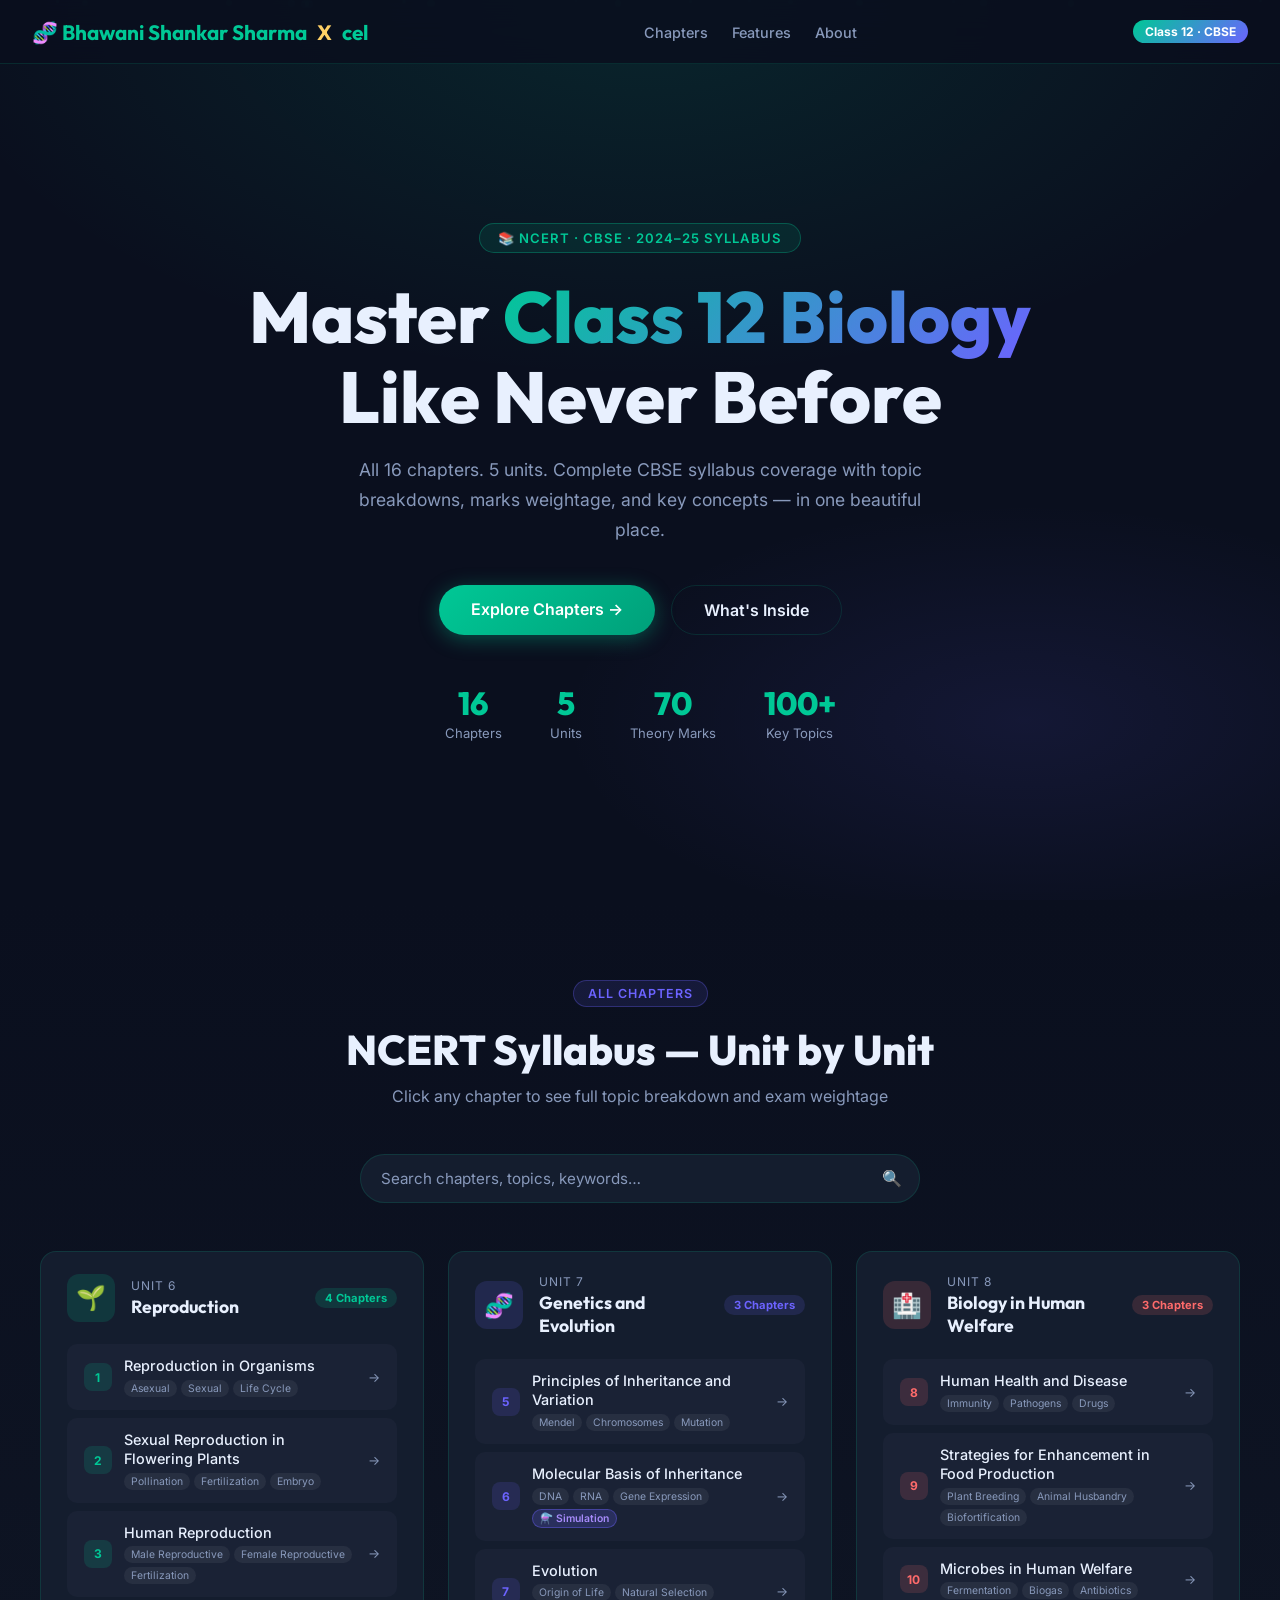
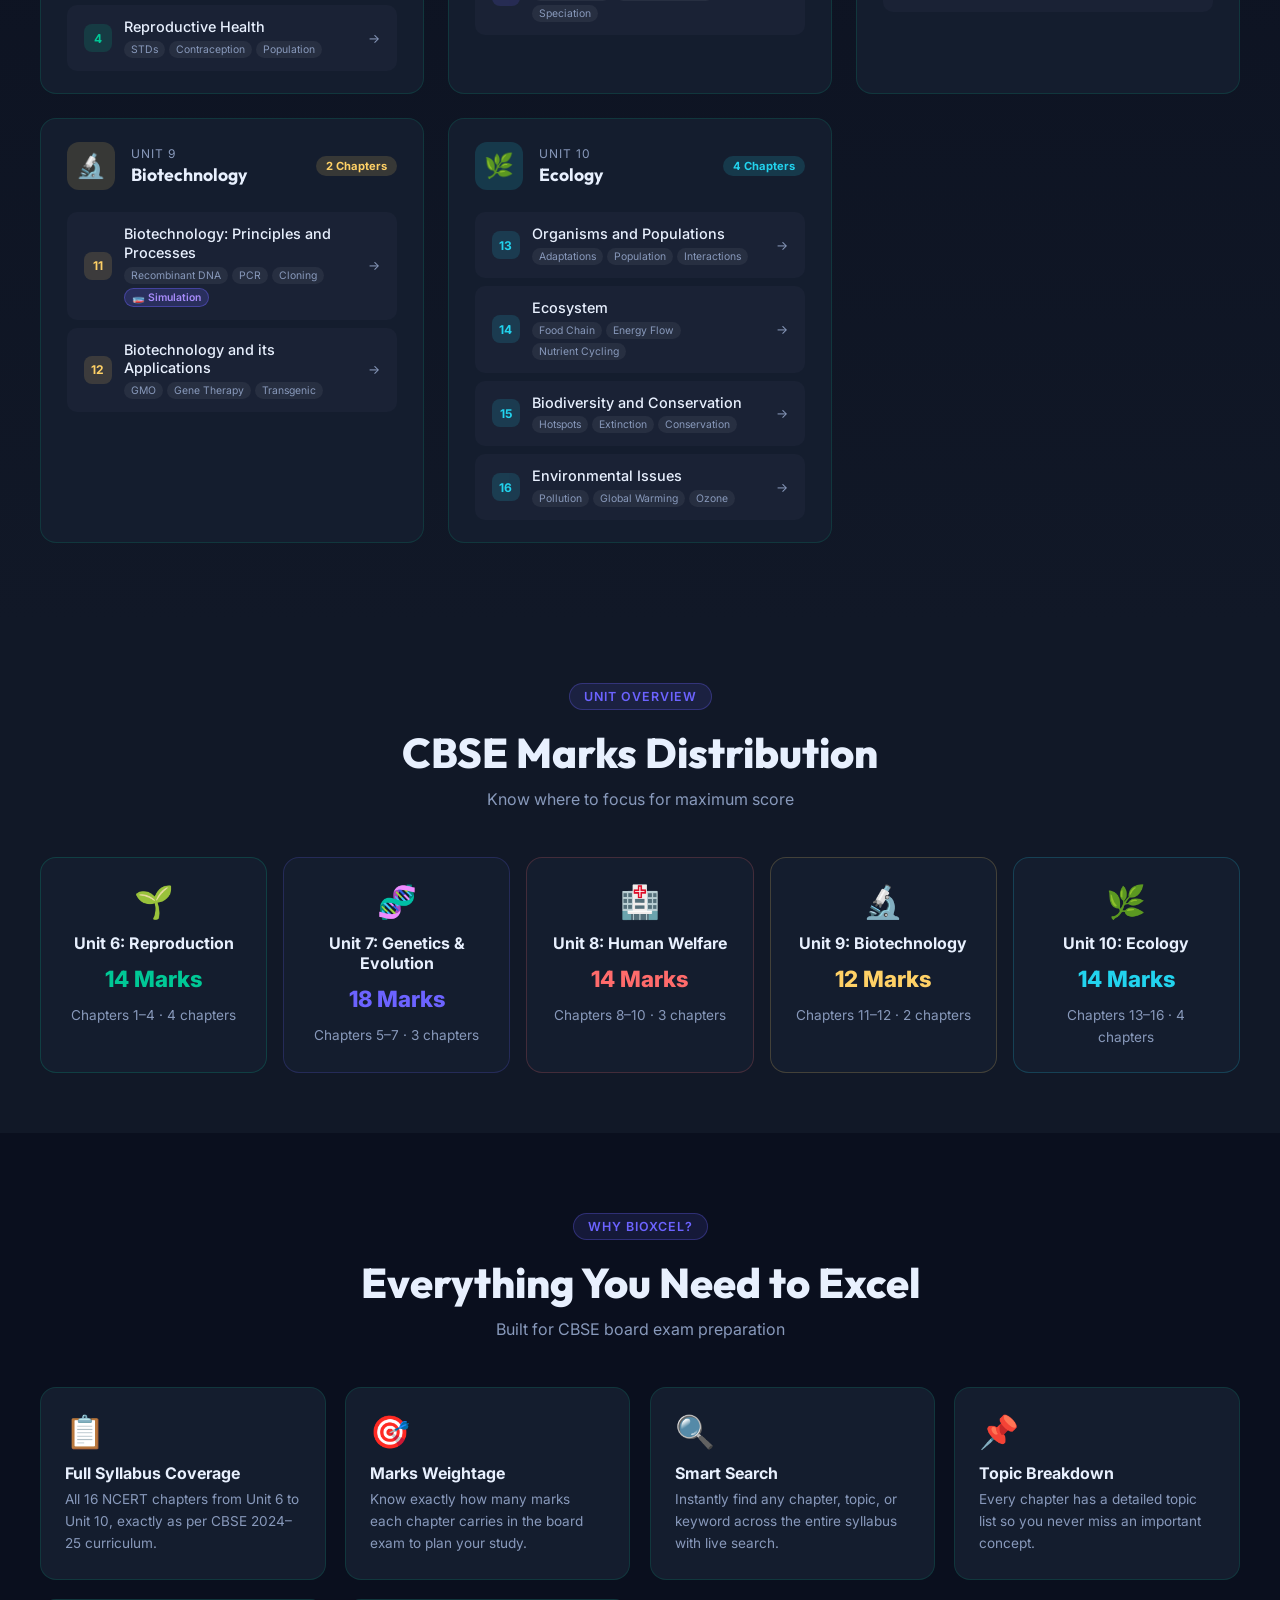
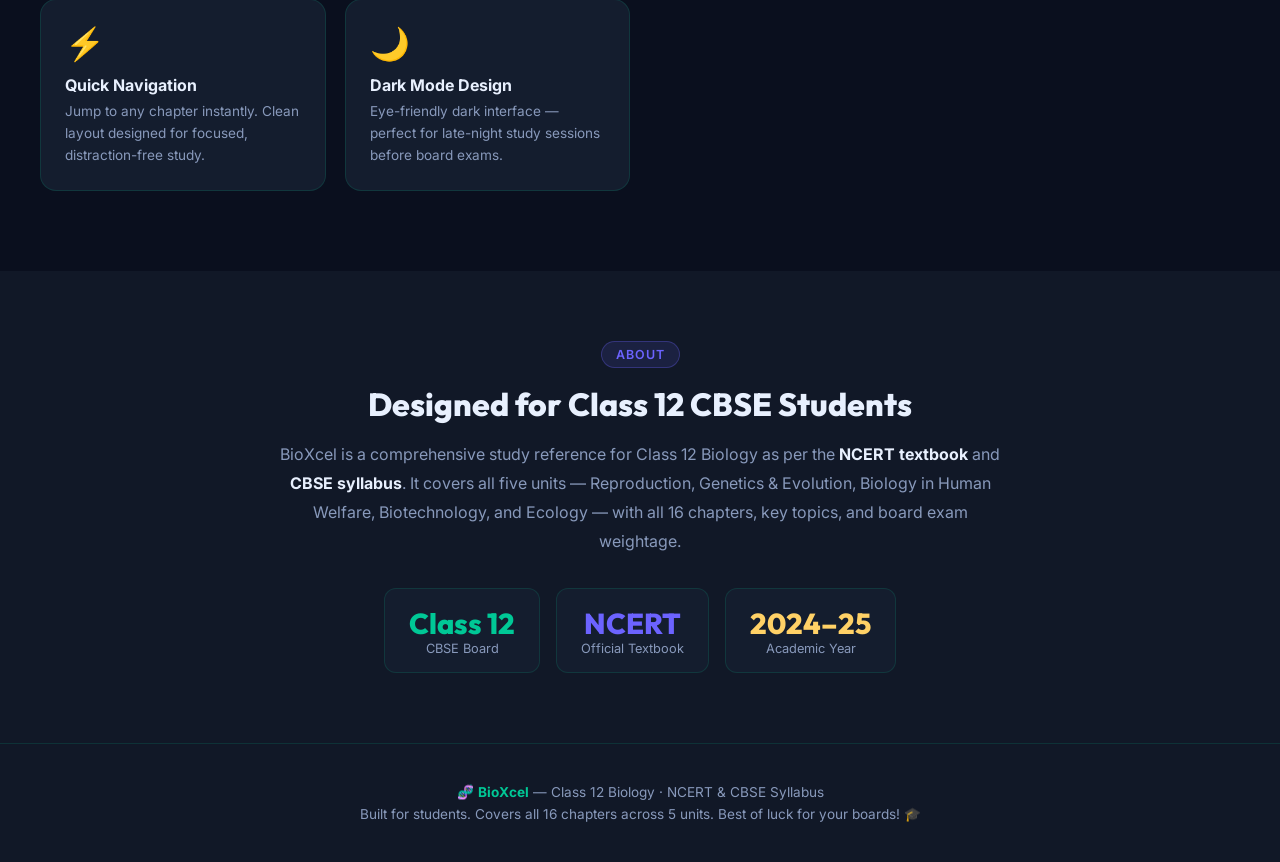
<file: index.html>
<!DOCTYPE html>
<html lang="en">

<head>
    <meta charset="UTF-8" />
    <meta name="viewport" content="width=device-width, initial-scale=1.0" />
    <title>BioXcel — Class 12 Biology NCERT | CBSE</title>
    <style>
        .sim-badge {
            background: rgba(108, 99, 255, 0.2) !important;
            color: #a78bfa !important;
            border: 1px solid rgba(108, 99, 255, 0.4) !important;
            font-weight: 600 !important;
            animation: simPulse 2s infinite;
        }

        @keyframes simPulse {

            0%,
            100% {
                box-shadow: none;
            }

            50% {
                box-shadow: 0 0 8px rgba(108, 99, 255, 0.5);
            }
        }

        .sim-launch-btn {
            display: flex;
            align-items: center;
            gap: 1rem;
            padding: 1rem 1.2rem;
            background: linear-gradient(135deg, rgba(108, 99, 255, 0.15), rgba(0, 200, 150, 0.1));
            border: 1.5px solid rgba(108, 99, 255, 0.4);
            border-radius: 14px;
            text-decoration: none;
            color: #e8f0fe;
            transition: all 0.22s;
            cursor: pointer;
        }

        .sim-launch-btn:hover {
            background: linear-gradient(135deg, rgba(108, 99, 255, 0.28), rgba(0, 200, 150, 0.18));
            border-color: rgba(108, 99, 255, 0.7);
            transform: translateY(-2px);
            box-shadow: 0 6px 24px rgba(108, 99, 255, 0.25);
        }

        .sim-launch-icon { font-size: 1.8rem; }
        .sim-launch-gel {
            background: linear-gradient(135deg, rgba(255,209,102,0.15), rgba(255,159,67,0.1)) !important;
            border-color: rgba(255,209,102,0.4) !important;
        }
        .sim-launch-gel:hover {
            background: linear-gradient(135deg, rgba(255,209,102,0.28), rgba(255,159,67,0.2)) !important;
            border-color: rgba(255,209,102,0.7) !important;
            box-shadow: 0 6px 24px rgba(255,209,102,0.2) !important;
        }
    </style>
    <meta name="description"
        content="Complete Class 12 Biology NCERT & CBSE syllabus — all 16 chapters across 5 units with topics, marks weightage, and key concepts." />
    <link rel="stylesheet" href="style.css" />
</head>

<body>

    <!-- Scroll Progress -->
    <div class="top-bar" id="top-bar"></div>

    <!-- NAV -->
    <nav>
        <div class="nav-brand">🧬 Bhawani Shankar Sharma<span class="dot">X</span>cel</div>
        <ul class="nav-links">
            <li><a href="#units">Chapters</a></li>
            <li><a href="#features">Features</a></li>
            <li><a href="#about">About</a></li>
        </ul>
        <span class="nav-badge">Class 12 · CBSE</span>
    </nav>

    <!-- HERO -->
    <section class="hero">
        <div class="hero-particles" id="particles"></div>
        <div class="hero-content">
            <div class="hero-tag fade-up">📚 NCERT · CBSE · 2024–25 Syllabus</div>
            <h1 class="fade-up delay-1">
                Master <span class="highlight">Class 12 Biology</span><br />Like Never Before
            </h1>
            <p class="fade-up delay-2">
                All 16 chapters. 5 units. Complete CBSE syllabus coverage with topic breakdowns,
                marks weightage, and key concepts — in one beautiful place.
            </p>
            <div class="hero-btns fade-up delay-3">
                <a href="#units" class="btn-primary">Explore Chapters →</a>
                <a href="#features" class="btn-secondary">What's Inside</a>
            </div>
            <div class="hero-stats fade-up delay-3">
                <div class="stat">
                    <div class="stat-num">16</div>
                    <div class="stat-label">Chapters</div>
                </div>
                <div class="stat">
                    <div class="stat-num">5</div>
                    <div class="stat-label">Units</div>
                </div>
                <div class="stat">
                    <div class="stat-num">70</div>
                    <div class="stat-label">Theory Marks</div>
                </div>
                <div class="stat">
                    <div class="stat-num">100+</div>
                    <div class="stat-label">Key Topics</div>
                </div>
            </div>
        </div>
    </section>

    <!-- UNITS & CHAPTERS -->
    <section id="units" style="padding:80px 2rem; background: linear-gradient(180deg, var(--bg) 0%, var(--bg2) 100%);">
        <div style="max-width:1200px; margin:0 auto;">
            <div class="section-header">
                <div class="section-tag">All Chapters</div>
                <h2>NCERT Syllabus — Unit by Unit</h2>
                <p>Click any chapter to see full topic breakdown and exam weightage</p>
            </div>

            <!-- Search -->
            <div class="search-wrap">
                <input type="text" id="search-input" placeholder="Search chapters, topics, keywords…"
                    autocomplete="off" />
                <span class="search-icon">🔍</span>
            </div>

            <!-- Chapter Grid -->
            <div class="unit-grid" id="unit-grid"></div>
        </div>
    </section>

    <!-- UNIT SUMMARIES -->
    <section id="units-info" style="padding:60px 2rem; background: var(--bg2);">
        <div style="max-width:1200px; margin:0 auto;">
            <div class="section-header">
                <div class="section-tag">Unit Overview</div>
                <h2>CBSE Marks Distribution</h2>
                <p>Know where to focus for maximum score</p>
            </div>
            <div style="display:grid; grid-template-columns: repeat(auto-fit,minmax(200px,1fr)); gap:1rem;">
                <div class="feature-card" style="text-align:center; border-color:rgba(0,200,150,0.2);">
                    <div class="feature-icon">🌱</div>
                    <h3>Unit 6: Reproduction</h3>
                    <p style="font-size:1.4rem; font-weight:800; color:var(--primary); margin:8px 0;">14 Marks</p>
                    <p>Chapters 1–4 · 4 chapters</p>
                </div>
                <div class="feature-card" style="text-align:center; border-color:rgba(108,99,255,0.2);">
                    <div class="feature-icon">🧬</div>
                    <h3>Unit 7: Genetics &amp; Evolution</h3>
                    <p style="font-size:1.4rem; font-weight:800; color:var(--secondary); margin:8px 0;">18 Marks</p>
                    <p>Chapters 5–7 · 3 chapters</p>
                </div>
                <div class="feature-card" style="text-align:center; border-color:rgba(255,107,107,0.2);">
                    <div class="feature-icon">🏥</div>
                    <h3>Unit 8: Human Welfare</h3>
                    <p style="font-size:1.4rem; font-weight:800; color:var(--accent); margin:8px 0;">14 Marks</p>
                    <p>Chapters 8–10 · 3 chapters</p>
                </div>
                <div class="feature-card" style="text-align:center; border-color:rgba(255,209,102,0.2);">
                    <div class="feature-icon">🔬</div>
                    <h3>Unit 9: Biotechnology</h3>
                    <p style="font-size:1.4rem; font-weight:800; color:var(--accent2); margin:8px 0;">12 Marks</p>
                    <p>Chapters 11–12 · 2 chapters</p>
                </div>
                <div class="feature-card" style="text-align:center; border-color:rgba(34,211,238,0.2);">
                    <div class="feature-icon">🌿</div>
                    <h3>Unit 10: Ecology</h3>
                    <p style="font-size:1.4rem; font-weight:800; color:#22d3ee; margin:8px 0;">14 Marks</p>
                    <p>Chapters 13–16 · 4 chapters</p>
                </div>
            </div>
        </div>
    </section>

    <!-- FEATURES -->
    <section id="features" style="padding:80px 2rem; background: var(--bg);">
        <div style="max-width:1200px; margin:0 auto;">
            <div class="section-header">
                <div class="section-tag">Why BioXcel?</div>
                <h2>Everything You Need to Excel</h2>
                <p>Built for CBSE board exam preparation</p>
            </div>
            <div class="features-grid">
                <div class="feature-card">
                    <div class="feature-icon">📋</div>
                    <h3>Full Syllabus Coverage</h3>
                    <p>All 16 NCERT chapters from Unit 6 to Unit 10, exactly as per CBSE 2024–25 curriculum.</p>
                </div>
                <div class="feature-card">
                    <div class="feature-icon">🎯</div>
                    <h3>Marks Weightage</h3>
                    <p>Know exactly how many marks each chapter carries in the board exam to plan your study.</p>
                </div>
                <div class="feature-card">
                    <div class="feature-icon">🔍</div>
                    <h3>Smart Search</h3>
                    <p>Instantly find any chapter, topic, or keyword across the entire syllabus with live search.</p>
                </div>
                <div class="feature-card">
                    <div class="feature-icon">📌</div>
                    <h3>Topic Breakdown</h3>
                    <p>Every chapter has a detailed topic list so you never miss an important concept.</p>
                </div>
                <div class="feature-card">
                    <div class="feature-icon">⚡</div>
                    <h3>Quick Navigation</h3>
                    <p>Jump to any chapter instantly. Clean layout designed for focused, distraction-free study.</p>
                </div>
                <div class="feature-card">
                    <div class="feature-icon">🌙</div>
                    <h3>Dark Mode Design</h3>
                    <p>Eye-friendly dark interface — perfect for late-night study sessions before board exams.</p>
                </div>
            </div>
        </div>
    </section>

    <!-- ABOUT -->
    <section id="about" style="padding:70px 2rem; background: var(--bg2);">
        <div style="max-width:720px; margin:0 auto; text-align:center;">
            <div class="section-tag" style="display:inline-block; margin-bottom:1rem;">About</div>
            <h2 style="font-family:'Outfit',sans-serif; font-size:2rem; font-weight:800; margin-bottom:1rem;">
                Designed for Class 12 CBSE Students
            </h2>
            <p style="color:var(--text-muted); font-size:1rem; line-height:1.8; margin-bottom:2rem;">
                BioXcel is a comprehensive study reference for Class 12 Biology as per the
                <strong style="color:var(--text);">NCERT textbook</strong> and
                <strong style="color:var(--text);">CBSE syllabus</strong>.
                It covers all five units — Reproduction, Genetics &amp; Evolution, Biology in Human Welfare,
                Biotechnology, and Ecology — with all 16 chapters, key topics, and board exam weightage.
            </p>
            <div style="display:flex; gap:1rem; justify-content:center; flex-wrap:wrap;">
                <div
                    style="background:var(--card); border:1px solid var(--border); border-radius:12px; padding:1rem 1.5rem; min-width:140px;">
                    <div
                        style="font-size:1.8rem; font-weight:800; color:var(--primary); font-family:'Outfit',sans-serif;">
                        Class 12</div>
                    <div style="font-size:0.8rem; color:var(--text-muted);">CBSE Board</div>
                </div>
                <div
                    style="background:var(--card); border:1px solid var(--border); border-radius:12px; padding:1rem 1.5rem; min-width:140px;">
                    <div
                        style="font-size:1.8rem; font-weight:800; color:var(--secondary); font-family:'Outfit',sans-serif;">
                        NCERT</div>
                    <div style="font-size:0.8rem; color:var(--text-muted);">Official Textbook</div>
                </div>
                <div
                    style="background:var(--card); border:1px solid var(--border); border-radius:12px; padding:1rem 1.5rem; min-width:140px;">
                    <div
                        style="font-size:1.8rem; font-weight:800; color:var(--accent2); font-family:'Outfit',sans-serif;">
                        2024–25</div>
                    <div style="font-size:0.8rem; color:var(--text-muted);">Academic Year</div>
                </div>
            </div>
        </div>
    </section>

    <!-- FOOTER -->
    <footer>
        <p>🧬 <strong>BioXcel</strong> — Class 12 Biology · NCERT &amp; CBSE Syllabus</p>
        <p style="margin-top:6px;">Built for students. Covers all 16 chapters across 5 units. Best of luck for your
            boards! 🎓</p>
    </footer>

    <!-- MODAL -->
    <div id="modal-overlay">
        <div class="modal">
            <div class="modal-header">
                <div>
                    <div class="modal-ch" id="modal-ch-label"></div>
                    <div class="modal-title" id="modal-ch-title"></div>
                </div>
                <button class="modal-close" id="modal-close">✕</button>
            </div>

            <div class="modal-section">
                <h3>Key Topics</h3>
                <div class="topic-grid" id="modal-topics"></div>
            </div>

            <div class="modal-section">
                <h3>Keywords</h3>
                <div id="modal-tags" style="display:flex; gap:6px; flex-wrap:wrap;"></div>
            </div>

            <div class="modal-section">
                <h3>Exam Info</h3>
                <div class="marks-box">
                    <div class="marks-item">
                        <div class="marks-val" id="modal-marks"></div>
                        <div class="marks-lbl">Unit Marks</div>
                    </div>
                    <div class="marks-item">
                        <div class="marks-val" id="modal-importance" style="font-size:1rem; padding-top:8px;"></div>
                        <div class="marks-lbl">Importance</div>
                    </div>
                    <div class="marks-item">
                        <div class="marks-val">70</div>
                        <div class="marks-lbl">Total Theory</div>
                    </div>
                </div>
            </div>

            <!-- Simulation CTA (Chapter 6 — Translation) -->
            <div class="modal-section" id="modal-sim-section" style="display:none;">
                <h3>🔬 Interactive Simulation</h3>
                <a href="translation.html" class="sim-launch-btn">
                    <span class="sim-launch-icon">⚗️</span>
                    <div>
                        <div style="font-weight:700; font-size:1rem;">Launch Translation Simulation</div>
                        <div style="font-size:0.8rem; color:rgba(255,255,255,0.7); margin-top:2px;">Watch mRNA → Ribosome → Polypeptide chain, step by step</div>
                    </div>
                    <span style="margin-left:auto; font-size:1.2rem;">→</span>
                </a>
            </div>

            <!-- Simulation CTA (Chapter 11 — Gel Electrophoresis) -->
            <div class="modal-section" id="modal-sim-section-gel" style="display:none;">
                <h3>🔬 Interactive Simulation</h3>
                <a href="gel-electrophoresis.html" class="sim-launch-btn sim-launch-gel">
                    <span class="sim-launch-icon">🧫</span>
                    <div>
                        <div style="font-weight:700; font-size:1rem;">Launch Gel Electrophoresis Simulation</div>
                        <div style="font-size:0.8rem; color:rgba(255,255,255,0.7); margin-top:2px;">Load DNA samples, apply voltage, watch bands separate by size</div>
                    </div>
                    <span style="margin-left:auto; font-size:1.2rem;">→</span>
                </a>
            </div>
        </div>
    </div>

    <script src="script.js"></script>
</body>

</html>
</file>
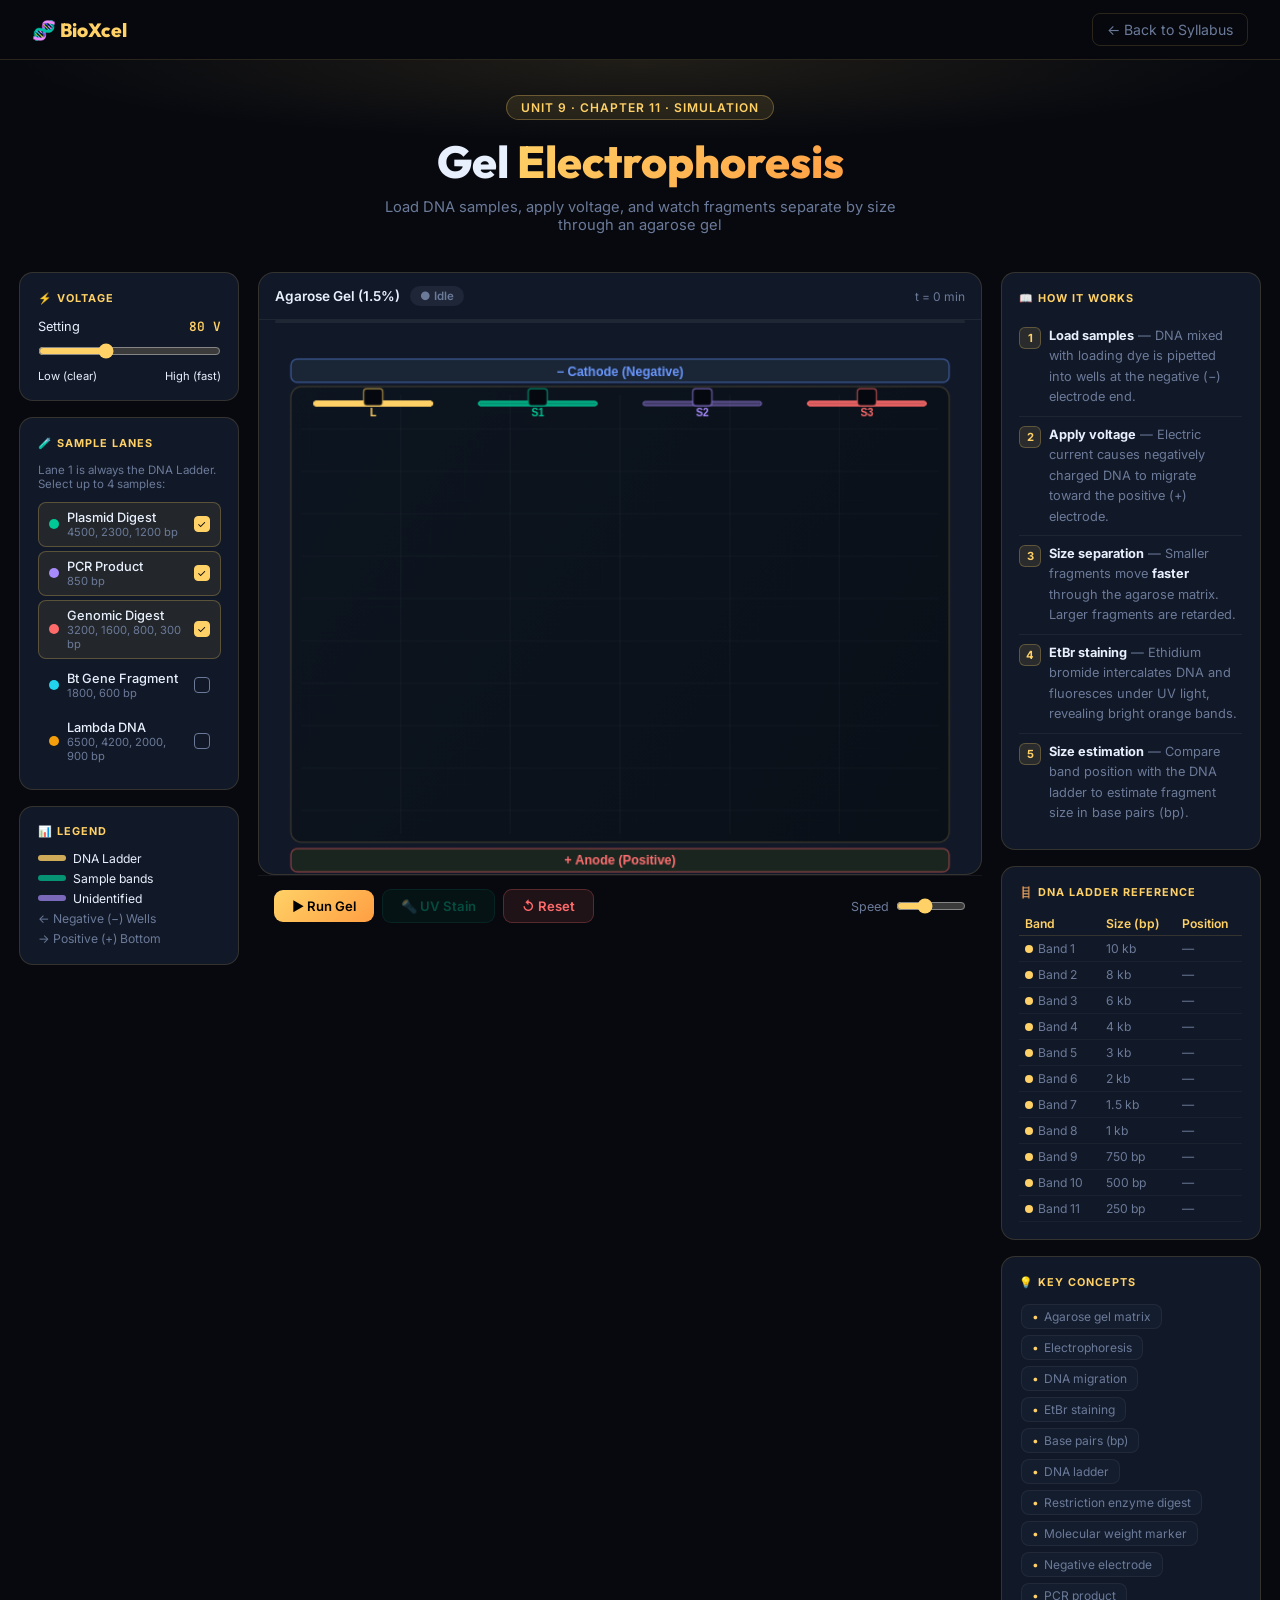
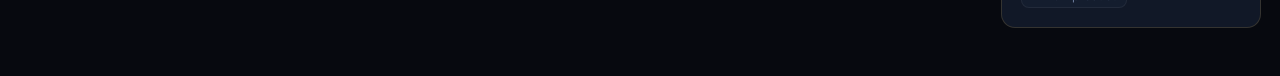
<file: gel-electrophoresis.html>
<!DOCTYPE html>
<html lang="en">
<head>
<meta charset="UTF-8"/>
<meta name="viewport" content="width=device-width, initial-scale=1.0"/>
<title>Gel Electrophoresis Simulation — BioXcel Class 12 Biology</title>
<link rel="preconnect" href="https://fonts.googleapis.com"/>
<link href="https://fonts.googleapis.com/css2?family=Inter:wght@400;500;600;700&family=Outfit:wght@700;800&family=JetBrains+Mono:wght@400;600&display=swap" rel="stylesheet"/>
<style>
:root{--primary:#ffd166;--primary-glow:rgba(255,209,102,0.3);--secondary:#00c896;--accent:#ff6b6b;--purple:#a78bfa;--bg:#07090f;--bg2:#0e1320;--bg3:#141d2e;--card:#111827;--text:#e8f0fe;--muted:#6b7a99;--border:rgba(255,209,102,0.15);}
*{margin:0;padding:0;box-sizing:border-box;}
html{scroll-behavior:smooth;}
body{font-family:'Inter',sans-serif;background:var(--bg);color:var(--text);min-height:100vh;overflow-x:hidden;}
::-webkit-scrollbar{width:5px;}::-webkit-scrollbar-thumb{background:var(--primary);border-radius:3px;}

nav{display:flex;align-items:center;justify-content:space-between;padding:0 2rem;height:60px;background:rgba(7,9,15,0.92);backdrop-filter:blur(14px);border-bottom:1px solid var(--border);position:sticky;top:0;z-index:50;}
.nav-brand{font-family:'Outfit',sans-serif;font-size:1.2rem;font-weight:800;color:var(--primary);text-decoration:none;}
.back-btn{display:flex;align-items:center;gap:6px;color:var(--muted);text-decoration:none;font-size:0.88rem;padding:7px 14px;border:1px solid var(--border);border-radius:8px;transition:all 0.2s;}
.back-btn:hover{color:var(--primary);border-color:var(--primary);}

.sim-header{text-align:center;padding:2.2rem 1rem 1.2rem;background:radial-gradient(ellipse 70% 60% at 50% 0%,rgba(255,209,102,0.1) 0%,transparent 70%);}
.unit-pill{display:inline-block;background:rgba(255,209,102,0.1);border:1px solid rgba(255,209,102,0.3);color:var(--primary);font-size:0.75rem;font-weight:600;padding:4px 14px;border-radius:20px;margin-bottom:0.8rem;text-transform:uppercase;letter-spacing:1px;}
.sim-header h1{font-family:'Outfit',sans-serif;font-size:clamp(1.8rem,4vw,2.8rem);font-weight:800;margin-bottom:0.5rem;}
.sim-header h1 span{background:linear-gradient(135deg,var(--primary),#ff9f43);-webkit-background-clip:text;-webkit-text-fill-color:transparent;background-clip:text;}
.sim-header p{color:var(--muted);font-size:0.92rem;max-width:540px;margin:0 auto;}

/* ── LAYOUT ── */
.page-wrap{display:grid;grid-template-columns:220px 1fr 260px;gap:1.2rem;max-width:1300px;margin:0 auto;padding:1.2rem 1.2rem 3rem;}
@media(max-width:1000px){.page-wrap{grid-template-columns:1fr;}}

/* ── LEFT PANEL ── */
.left-panel{display:flex;flex-direction:column;gap:1rem;}
.panel-box{background:var(--card);border:1px solid var(--border);border-radius:14px;padding:1.1rem;}
.panel-box h3{font-size:0.68rem;text-transform:uppercase;letter-spacing:1px;color:var(--primary);font-weight:700;margin-bottom:0.8rem;}
.lane-option{display:flex;align-items:center;gap:8px;padding:7px 10px;border-radius:8px;cursor:pointer;transition:background 0.15s;border:1px solid transparent;}
.lane-option:hover{background:rgba(255,255,255,0.04);}
.lane-option.active{background:rgba(255,209,102,0.08);border-color:rgba(255,209,102,0.25);}
.lane-dot{width:10px;height:10px;border-radius:50%;}
.lane-name{font-size:0.8rem;font-weight:500;flex:1;}
.lane-frags{font-size:0.7rem;color:var(--muted);}
.lane-check{width:16px;height:16px;border-radius:4px;border:1.5px solid var(--muted);display:flex;align-items:center;justify-content:center;flex-shrink:0;font-size:0.65rem;}
.lane-option.active .lane-check{background:var(--primary);border-color:var(--primary);color:#000;}

.voltage-wrap{display:flex;flex-direction:column;gap:6px;}
.voltage-row{display:flex;align-items:center;justify-content:space-between;font-size:0.8rem;}
.voltage-val{font-family:'JetBrains Mono',monospace;color:var(--primary);font-weight:600;}
.slider{width:100%;accent-color:var(--primary);margin-top:2px;}

/* ── GEL CANVAS ── */
.gel-wrap{background:var(--card);border:1px solid var(--border);border-radius:16px;overflow:hidden;position:relative;}
canvas{display:block;width:100%;height:auto;cursor:crosshair;}
.gel-top-bar{display:flex;align-items:center;gap:0.6rem;padding:0.8rem 1rem;border-bottom:1px solid rgba(255,255,255,0.06);}
.phase-tag{font-size:0.72rem;padding:3px 10px;border-radius:20px;font-weight:600;}
.phase-idle{background:rgba(107,122,153,0.15);color:var(--muted);}
.phase-running{background:rgba(255,209,102,0.15);color:var(--primary);animation:blink 1.2s infinite;}
.phase-stained{background:rgba(0,200,150,0.15);color:var(--secondary);}
.phase-done{background:rgba(167,139,250,0.15);color:var(--purple);}
@keyframes blink{0%,100%{opacity:1;}50%{opacity:0.5;}}
.tooltip-box{position:absolute;background:rgba(14,19,32,0.95);border:1px solid var(--border);border-radius:8px;padding:6px 12px;font-size:0.78rem;pointer-events:none;display:none;z-index:10;white-space:nowrap;}
.tooltip-bp{color:var(--primary);font-weight:700;font-family:'JetBrains Mono',monospace;}

.gel-controls{display:flex;gap:0.5rem;padding:0.8rem 1rem;border-top:1px solid rgba(255,255,255,0.06);flex-wrap:wrap;align-items:center;}
.btn{border:none;border-radius:9px;font-size:0.82rem;font-weight:600;cursor:pointer;padding:8px 18px;transition:all 0.18s;font-family:'Inter',sans-serif;}
.btn-run{background:linear-gradient(135deg,var(--primary),#ff9f43);color:#000;}
.btn-run:hover{transform:translateY(-1px);box-shadow:0 4px 16px var(--primary-glow);}
.btn-run:disabled{opacity:0.4;cursor:not-allowed;transform:none;}
.btn-stain{background:rgba(0,200,150,0.15);color:var(--secondary);border:1px solid rgba(0,200,150,0.3);}
.btn-stain:hover{background:rgba(0,200,150,0.25);}
.btn-stain:disabled{opacity:0.35;cursor:not-allowed;}
.btn-reset{background:rgba(255,107,107,0.1);color:var(--accent);border:1px solid rgba(255,107,107,0.25);}
.btn-reset:hover{background:rgba(255,107,107,0.2);}
.speed-wrap{margin-left:auto;display:flex;align-items:center;gap:7px;font-size:0.78rem;color:var(--muted);}
.speed-wrap input{accent-color:var(--primary);width:70px;}

/* ── RIGHT PANEL ── */
.right-panel{display:flex;flex-direction:column;gap:1rem;}
.info-step{display:flex;gap:8px;padding:8px 0;border-bottom:1px solid rgba(255,255,255,0.05);}
.info-step:last-child{border-bottom:none;}
.step-num{width:22px;height:22px;border-radius:6px;background:rgba(255,209,102,0.1);border:1px solid rgba(255,209,102,0.25);color:var(--primary);font-size:0.7rem;font-weight:700;display:flex;align-items:center;justify-content:center;flex-shrink:0;margin-top:1px;}
.step-text{font-size:0.8rem;color:var(--muted);line-height:1.6;}
.step-text strong{color:var(--text);}

.size-table{width:100%;border-collapse:collapse;font-size:0.76rem;}
.size-table th{color:var(--primary);text-align:left;padding:4px 6px;border-bottom:1px solid var(--border);font-weight:600;}
.size-table td{padding:5px 6px;border-bottom:1px solid rgba(255,255,255,0.04);color:var(--muted);}
.size-table tr.highlight td{color:var(--text);background:rgba(255,209,102,0.05);}
.ladder-dot{display:inline-block;width:8px;height:8px;border-radius:50%;margin-right:5px;}

.concept-pill{font-size:0.75rem;padding:4px 10px;border-radius:8px;background:var(--bg3);color:var(--muted);border:1px solid rgba(255,255,255,0.06);display:inline-flex;align-items:center;gap:5px;margin:2px;}
.concept-pill::before{content:'•';color:var(--primary);}
.concepts-wrap{display:flex;flex-wrap:wrap;gap:2px;}

/* ── PROGRESS BAR ── */
.run-progress{height:3px;background:rgba(255,255,255,0.06);border-radius:2px;overflow:hidden;margin:0 1rem;}
.run-progress-fill{height:100%;background:linear-gradient(90deg,var(--primary),#ff9f43);width:0%;transition:width 0.3s;border-radius:2px;}
</style>
</head>
<body>

<nav>
  <a class="nav-brand" href="index.html">🧬 BioXcel</a>
  <a class="back-btn" href="index.html">← Back to Syllabus</a>
</nav>

<div class="sim-header">
  <div class="unit-pill">Unit 9 · Chapter 11 · Simulation</div>
  <h1>Gel <span>Electrophoresis</span></h1>
  <p>Load DNA samples, apply voltage, and watch fragments separate by size through an agarose gel</p>
</div>

<div class="page-wrap">

  <!-- LEFT: Sample Selector + Voltage -->
  <div class="left-panel">

    <div class="panel-box">
      <h3>⚡ Voltage</h3>
      <div class="voltage-wrap">
        <div class="voltage-row">
          <span>Setting</span>
          <span class="voltage-val" id="voltage-display">80 V</span>
        </div>
        <input type="range" class="slider" id="voltage-slider" min="40" max="150" value="80" step="10"/>
        <div class="voltage-row" style="margin-top:4px;">
          <span style="font-size:0.7rem;">Low (clear)</span>
          <span style="font-size:0.7rem;">High (fast)</span>
        </div>
      </div>
    </div>

    <div class="panel-box">
      <h3>🧪 Sample Lanes</h3>
      <p style="font-size:0.72rem;color:var(--muted);margin-bottom:0.7rem;">Lane 1 is always the DNA Ladder. Select up to 4 samples:</p>
      <div id="lane-list" style="display:flex;flex-direction:column;gap:4px;"></div>
    </div>

    <div class="panel-box">
      <h3>📊 Legend</h3>
      <div style="display:flex;flex-direction:column;gap:5px;font-size:0.76rem;">
        <div style="display:flex;align-items:center;gap:7px;"><div style="width:28px;height:6px;border-radius:3px;background:rgba(255,209,102,0.8);"></div>DNA Ladder</div>
        <div style="display:flex;align-items:center;gap:7px;"><div style="width:28px;height:6px;border-radius:3px;background:rgba(0,200,150,0.7);"></div>Sample bands</div>
        <div style="display:flex;align-items:center;gap:7px;"><div style="width:28px;height:6px;border-radius:3px;background:rgba(167,139,250,0.7);"></div>Unidentified</div>
        <div style="display:flex;align-items:center;gap:7px;color:var(--muted);">← Negative (−) Wells</div>
        <div style="display:flex;align-items:center;gap:7px;color:var(--muted);">→ Positive (+) Bottom</div>
      </div>
    </div>

  </div>

  <!-- CENTER: Gel Canvas -->
  <div>
    <div class="gel-wrap">
      <div class="gel-top-bar">
        <span style="font-size:0.85rem;font-weight:600;">Agarose Gel (1.5%)</span>
        <span class="phase-tag phase-idle" id="phase-tag">● Idle</span>
        <span style="margin-left:auto;font-size:0.75rem;color:var(--muted);" id="time-display">t = 0 min</span>
      </div>
      <div class="run-progress"><div class="run-progress-fill" id="progress-fill"></div></div>
      <canvas id="gelCanvas" width="680" height="520"></canvas>
      <div class="tooltip-box" id="tooltip">
        <div class="tooltip-bp" id="tooltip-bp">~1000 bp</div>
        <div id="tooltip-lane" style="color:var(--muted);font-size:0.7rem;"></div>
      </div>
    </div>
    <div class="gel-controls">
      <button class="btn btn-run" id="btn-run">▶ Run Gel</button>
      <button class="btn btn-stain" id="btn-stain" disabled>🔦 UV Stain</button>
      <button class="btn btn-reset" id="btn-reset">↺ Reset</button>
      <div class="speed-wrap">Speed <input type="range" id="speed-slider" min="1" max="6" value="3"/></div>
    </div>
  </div>

  <!-- RIGHT: Info Panel -->
  <div class="right-panel">
    <div class="panel-box">
      <h3>📖 How it Works</h3>
      <div class="info-step">
        <div class="step-num">1</div>
        <div class="step-text"><strong>Load samples</strong> — DNA mixed with loading dye is pipetted into wells at the negative (−) electrode end.</div>
      </div>
      <div class="info-step">
        <div class="step-num">2</div>
        <div class="step-text"><strong>Apply voltage</strong> — Electric current causes negatively charged DNA to migrate toward the positive (+) electrode.</div>
      </div>
      <div class="info-step">
        <div class="step-num">3</div>
        <div class="step-text"><strong>Size separation</strong> — Smaller fragments move <strong>faster</strong> through the agarose matrix. Larger fragments are retarded.</div>
      </div>
      <div class="info-step">
        <div class="step-num">4</div>
        <div class="step-text"><strong>EtBr staining</strong> — Ethidium bromide intercalates DNA and fluoresces under UV light, revealing bright orange bands.</div>
      </div>
      <div class="info-step">
        <div class="step-num">5</div>
        <div class="step-text"><strong>Size estimation</strong> — Compare band position with the DNA ladder to estimate fragment size in base pairs (bp).</div>
      </div>
    </div>

    <div class="panel-box">
      <h3>🪜 DNA Ladder Reference</h3>
      <table class="size-table" id="ladder-table">
        <thead><tr><th>Band</th><th>Size (bp)</th><th>Position</th></tr></thead>
        <tbody id="ladder-tbody"></tbody>
      </table>
    </div>

    <div class="panel-box">
      <h3>💡 Key Concepts</h3>
      <div class="concepts-wrap">
        <span class="concept-pill">Agarose gel matrix</span>
        <span class="concept-pill">Electrophoresis</span>
        <span class="concept-pill">DNA migration</span>
        <span class="concept-pill">EtBr staining</span>
        <span class="concept-pill">Base pairs (bp)</span>
        <span class="concept-pill">DNA ladder</span>
        <span class="concept-pill">Restriction enzyme digest</span>
        <span class="concept-pill">Molecular weight marker</span>
        <span class="concept-pill">Negative electrode</span>
        <span class="concept-pill">PCR product</span>
      </div>
    </div>
  </div>

</div>

<script src="gel-electrophoresis-sim.js"></script>
</body>
</html>
</file>
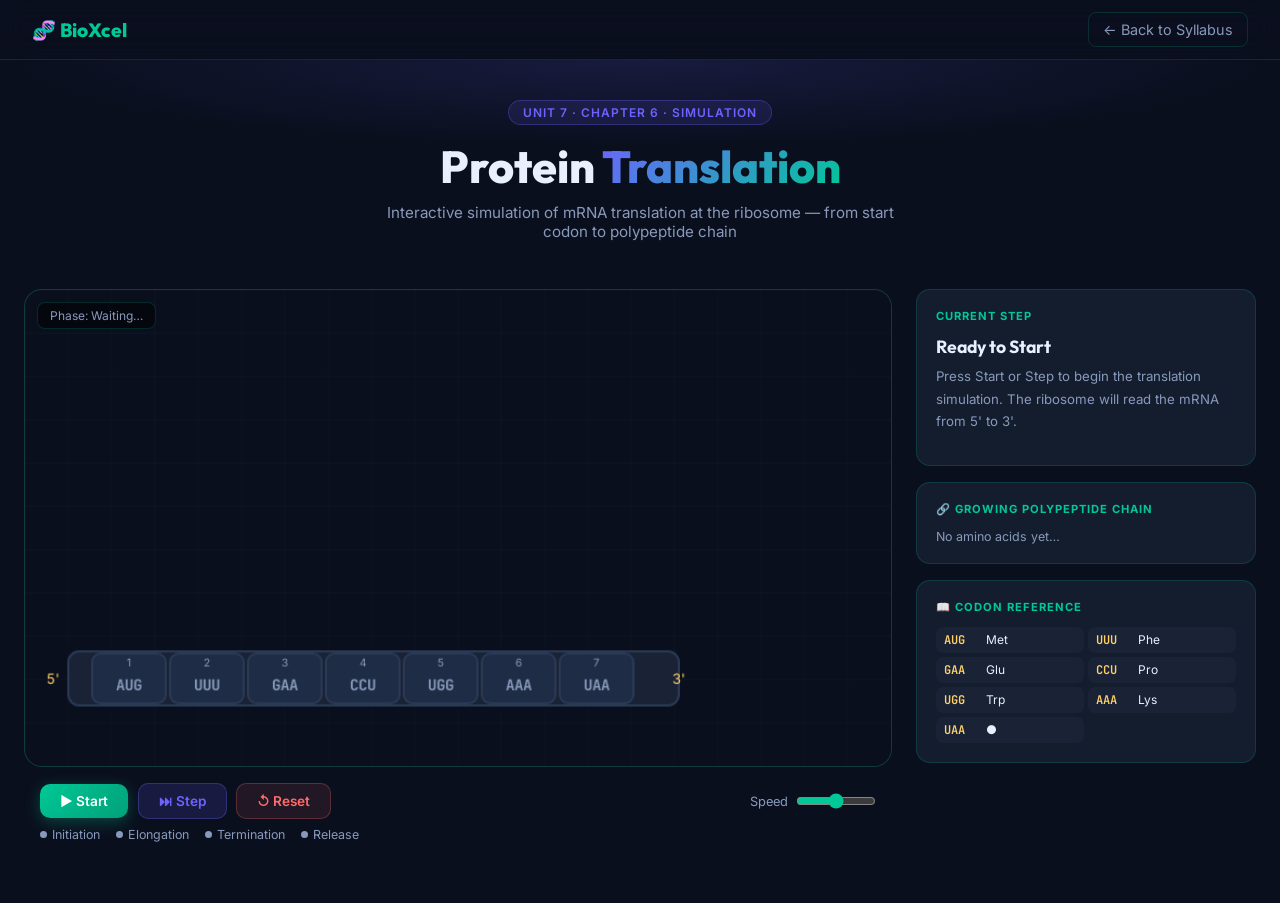
<file: translation.html>
<!DOCTYPE html>
<html lang="en">
<head>
<meta charset="UTF-8"/>
<meta name="viewport" content="width=device-width, initial-scale=1.0"/>
<title>Translation Simulation — BioXcel Class 12 Biology</title>
<link rel="preconnect" href="https://fonts.googleapis.com"/>
<link href="https://fonts.googleapis.com/css2?family=Inter:wght@400;500;600;700&family=Outfit:wght@700;800&family=JetBrains+Mono:wght@400;600&display=swap" rel="stylesheet"/>
<style>
:root{--primary:#00c896;--secondary:#6c63ff;--accent:#ff6b6b;--accent2:#ffd166;--bg:#0a0f1e;--bg2:#111827;--bg3:#1a2235;--card:#141d2e;--text:#e8f0fe;--muted:#8899bb;--border:rgba(0,200,150,0.18);}
*{margin:0;padding:0;box-sizing:border-box;}
html{scroll-behavior:smooth;}
body{font-family:'Inter',sans-serif;background:var(--bg);color:var(--text);min-height:100vh;overflow-x:hidden;}
::-webkit-scrollbar{width:5px;}::-webkit-scrollbar-thumb{background:var(--primary);border-radius:3px;}

/* NAV */
nav{display:flex;align-items:center;justify-content:space-between;padding:0 2rem;height:60px;background:rgba(10,15,30,0.9);backdrop-filter:blur(14px);border-bottom:1px solid var(--border);position:sticky;top:0;z-index:50;}
.nav-brand{font-family:'Outfit',sans-serif;font-size:1.2rem;font-weight:800;color:var(--primary);text-decoration:none;}
.back-btn{display:flex;align-items:center;gap:6px;color:var(--muted);text-decoration:none;font-size:0.9rem;padding:8px 14px;border:1px solid var(--border);border-radius:8px;transition:all 0.2s;}
.back-btn:hover{color:var(--primary);border-color:var(--primary);}

/* HEADER */
.sim-header{text-align:center;padding:2.5rem 1rem 1.5rem;background:radial-gradient(ellipse 70% 60% at 50% 0%,rgba(108,99,255,0.14) 0%,transparent 70%);}
.unit-pill{display:inline-block;background:rgba(108,99,255,0.12);border:1px solid rgba(108,99,255,0.3);color:var(--secondary);font-size:0.75rem;font-weight:600;padding:4px 14px;border-radius:20px;margin-bottom:0.8rem;text-transform:uppercase;letter-spacing:1px;}
.sim-header h1{font-family:'Outfit',sans-serif;font-size:clamp(1.8rem,4vw,2.8rem);font-weight:800;margin-bottom:0.5rem;}
.sim-header h1 span{background:linear-gradient(135deg,var(--secondary),var(--primary));-webkit-background-clip:text;-webkit-text-fill-color:transparent;background-clip:text;}
.sim-header p{color:var(--muted);font-size:0.95rem;max-width:520px;margin:0 auto;}

/* LAYOUT */
.sim-layout{display:grid;grid-template-columns:1fr 340px;gap:1.5rem;max-width:1280px;margin:0 auto;padding:1.5rem 1.5rem 3rem;}
@media(max-width:900px){.sim-layout{grid-template-columns:1fr;}}

/* CANVAS AREA */
.canvas-wrap{background:var(--card);border:1px solid var(--border);border-radius:18px;overflow:hidden;position:relative;}
canvas{display:block;width:100%;height:auto;}
.canvas-overlay-label{position:absolute;top:12px;left:12px;background:rgba(0,0,0,0.5);border:1px solid var(--border);border-radius:8px;padding:5px 12px;font-size:0.75rem;color:var(--muted);}

/* CONTROLS */
.controls{display:flex;gap:0.6rem;padding:1rem 1rem 0;flex-wrap:wrap;align-items:center;}
.btn{border:none;border-radius:10px;font-size:0.85rem;font-weight:600;cursor:pointer;padding:9px 20px;transition:all 0.18s;font-family:'Inter',sans-serif;}
.btn-play{background:linear-gradient(135deg,var(--primary),#00a07a);color:#fff;box-shadow:0 4px 16px rgba(0,200,150,0.3);}
.btn-play:hover{transform:translateY(-1px);box-shadow:0 6px 20px rgba(0,200,150,0.4);}
.btn-step{background:rgba(108,99,255,0.15);color:var(--secondary);border:1px solid rgba(108,99,255,0.3);}
.btn-step:hover{background:rgba(108,99,255,0.25);}
.btn-reset{background:rgba(255,107,107,0.1);color:var(--accent);border:1px solid rgba(255,107,107,0.25);}
.btn-reset:hover{background:rgba(255,107,107,0.2);}
.speed-wrap{margin-left:auto;display:flex;align-items:center;gap:8px;font-size:0.8rem;color:var(--muted);}
.speed-wrap input{accent-color:var(--primary);width:80px;}

/* SIDE PANEL */
.side-panel{display:flex;flex-direction:column;gap:1rem;}

/* INFO BOX */
.info-box{background:var(--card);border:1px solid var(--border);border-radius:14px;padding:1.2rem;}
.info-box h3{font-size:0.7rem;text-transform:uppercase;letter-spacing:1px;color:var(--primary);font-weight:700;margin-bottom:0.8rem;}
.step-title{font-family:'Outfit',sans-serif;font-size:1.1rem;font-weight:700;margin-bottom:0.4rem;line-height:1.3;}
.step-desc{font-size:0.83rem;color:var(--muted);line-height:1.7;}
.codon-display{display:flex;gap:0.5rem;margin-top:0.8rem;flex-wrap:wrap;}
.codon-badge{font-family:'JetBrains Mono',monospace;font-size:0.9rem;font-weight:600;padding:5px 12px;border-radius:8px;letter-spacing:2px;}
.cb-mrna{background:rgba(255,209,102,0.12);color:var(--accent2);border:1px solid rgba(255,209,102,0.25);}
.cb-anti{background:rgba(108,99,255,0.12);color:var(--secondary);border:1px solid rgba(108,99,255,0.25);}
.cb-aa{background:rgba(0,200,150,0.12);color:var(--primary);border:1px solid rgba(0,200,150,0.25);}

/* PROGRESS */
.progress-wrap{background:var(--card);border:1px solid var(--border);border-radius:14px;padding:1.2rem;}
.progress-wrap h3{font-size:0.7rem;text-transform:uppercase;letter-spacing:1px;color:var(--primary);font-weight:700;margin-bottom:0.8rem;}
.chain-pills{display:flex;flex-wrap:wrap;gap:5px;}
.aa-pill{font-size:0.72rem;font-weight:600;padding:4px 10px;border-radius:20px;animation:popIn 0.3s ease;}
@keyframes popIn{from{transform:scale(0);opacity:0;}to{transform:scale(1);opacity:1;}}

/* CODON TABLE */
.codon-table-box{background:var(--card);border:1px solid var(--border);border-radius:14px;padding:1.2rem;}
.codon-table-box h3{font-size:0.7rem;text-transform:uppercase;letter-spacing:1px;color:var(--primary);font-weight:700;margin-bottom:0.8rem;}
.ct-grid{display:grid;grid-template-columns:1fr 1fr;gap:4px;}
.ct-row{display:flex;align-items:center;gap:6px;padding:5px 8px;border-radius:7px;background:var(--bg3);font-size:0.75rem;}
.ct-codon{font-family:'JetBrains Mono',monospace;font-weight:600;color:var(--accent2);min-width:36px;}
.ct-aa{color:var(--text-muted);}
.ct-row.active{background:rgba(0,200,150,0.12);border:1px solid rgba(0,200,150,0.3);}
.ct-row.done{background:rgba(108,99,255,0.08);opacity:0.6;}

/* STATUS BAR */
.status-bar{padding:0.5rem 1rem 0.8rem;display:flex;gap:1rem;flex-wrap:wrap;}
.status-item{font-size:0.78rem;color:var(--muted);display:flex;align-items:center;gap:5px;}
.status-dot{width:7px;height:7px;border-radius:50%;background:var(--primary);}
.status-dot.idle{background:var(--muted);}
.status-dot.active{background:var(--primary);animation:pulse 1s infinite;}
.status-dot.done{background:var(--accent2);}
@keyframes pulse{0%,100%{opacity:1;}50%{opacity:0.4;}}
</style>
</head>
<body>

<nav>
  <a class="nav-brand" href="index.html">🧬 BioXcel</a>
  <a class="back-btn" href="index.html">← Back to Syllabus</a>
</nav>

<div class="sim-header">
  <div class="unit-pill">Unit 7 · Chapter 6 · Simulation</div>
  <h1>Protein <span>Translation</span></h1>
  <p>Interactive simulation of mRNA translation at the ribosome — from start codon to polypeptide chain</p>
</div>

<div class="sim-layout">
  <!-- LEFT: Canvas -->
  <div>
    <div class="canvas-wrap">
      <div class="canvas-overlay-label" id="phase-label">Phase: Initiation</div>
      <canvas id="simCanvas" width="800" height="440"></canvas>
    </div>
    <div class="controls">
      <button class="btn btn-play" id="btn-play">▶ Start</button>
      <button class="btn btn-step" id="btn-step">⏭ Step</button>
      <button class="btn btn-reset" id="btn-reset">↺ Reset</button>
      <div class="speed-wrap">
        Speed <input type="range" id="speed" min="1" max="5" value="3"/>
      </div>
    </div>
    <div class="status-bar">
      <div class="status-item"><div class="status-dot" id="dot-init"></div>Initiation</div>
      <div class="status-item"><div class="status-dot" id="dot-elon"></div>Elongation</div>
      <div class="status-item"><div class="status-dot" id="dot-term"></div>Termination</div>
      <div class="status-item"><div class="status-dot" id="dot-rel"></div>Release</div>
    </div>
  </div>

  <!-- RIGHT: Panel -->
  <div class="side-panel">
    <div class="info-box">
      <h3>Current Step</h3>
      <div class="step-title" id="step-title">Ready to Start</div>
      <div class="step-desc" id="step-desc">Press Start or Step to begin the translation simulation. The ribosome will read the mRNA from 5' to 3'.</div>
      <div class="codon-display" id="codon-display"></div>
    </div>

    <div class="progress-wrap">
      <h3>🔗 Growing Polypeptide Chain</h3>
      <div class="chain-pills" id="chain-pills">
        <span style="font-size:0.78rem;color:var(--muted);">No amino acids yet…</span>
      </div>
    </div>

    <div class="codon-table-box">
      <h3>📖 Codon Reference</h3>
      <div class="ct-grid" id="ct-grid"></div>
    </div>
  </div>
</div>

<script src="translation-sim.js"></script>
</body>
</html>
</file>
<file: style.css>
@import url('https://fonts.googleapis.com/css2?family=Inter:wght@300;400;500;600;700;800&family=Outfit:wght@400;600;700;800&display=swap');

:root {
  --primary: #00c896;
  --primary-dark: #00a07a;
  --secondary: #6c63ff;
  --accent: #ff6b6b;
  --accent2: #ffd166;
  --bg: #0a0f1e;
  --bg2: #111827;
  --bg3: #1a2235;
  --card: #141d2e;
  --card-hover: #1c2840;
  --text: #e8f0fe;
  --text-muted: #8899bb;
  --border: rgba(0,200,150,0.15);
  --glow: 0 0 30px rgba(0,200,150,0.2);
  --radius: 16px;
  --radius-sm: 10px;
}

* { margin: 0; padding: 0; box-sizing: border-box; }

html { scroll-behavior: smooth; }

body {
  font-family: 'Inter', sans-serif;
  background: var(--bg);
  color: var(--text);
  min-height: 100vh;
  overflow-x: hidden;
}

/* ── Scrollbar ── */
::-webkit-scrollbar { width: 6px; }
::-webkit-scrollbar-track { background: var(--bg); }
::-webkit-scrollbar-thumb { background: var(--primary); border-radius: 3px; }

/* ── NAV ── */
nav {
  position: fixed; top: 0; width: 100%; z-index: 100;
  background: rgba(10,15,30,0.85);
  backdrop-filter: blur(18px);
  border-bottom: 1px solid var(--border);
  padding: 0 2rem;
  display: flex; align-items: center; justify-content: space-between;
  height: 64px;
}
.nav-brand {
  display: flex; align-items: center; gap: 10px;
  font-family: 'Outfit', sans-serif;
  font-size: 1.3rem; font-weight: 700;
  color: var(--primary);
}
.nav-brand .dot { color: var(--accent2); }
.nav-links { display: flex; gap: 1.5rem; list-style: none; }
.nav-links a {
  color: var(--text-muted); text-decoration: none;
  font-size: 0.9rem; font-weight: 500;
  transition: color 0.2s;
}
.nav-links a:hover { color: var(--primary); }
.nav-badge {
  background: linear-gradient(135deg, var(--primary), var(--secondary));
  color: #fff; font-size: 0.75rem; font-weight: 700;
  padding: 4px 12px; border-radius: 20px;
}

/* ── HERO ── */
.hero {
  min-height: 100vh;
  display: flex; align-items: center; justify-content: center;
  position: relative; overflow: hidden;
  padding-top: 64px;
  background: radial-gradient(ellipse 80% 60% at 50% 0%, rgba(0,200,150,0.12) 0%, transparent 70%),
              radial-gradient(ellipse 60% 40% at 80% 80%, rgba(108,99,255,0.1) 0%, transparent 60%),
              var(--bg);
}
.hero-particles {
  position: absolute; inset: 0; overflow: hidden; pointer-events: none;
}
.particle {
  position: absolute; border-radius: 50%;
  background: var(--primary); opacity: 0.15;
  animation: float linear infinite;
}
@keyframes float {
  0% { transform: translateY(100vh) scale(0); opacity: 0; }
  10% { opacity: 0.15; }
  90% { opacity: 0.15; }
  100% { transform: translateY(-10vh) scale(1); opacity: 0; }
}
.hero-content { text-align: center; z-index: 1; padding: 2rem; max-width: 900px; }
.hero-tag {
  display: inline-block;
  background: rgba(0,200,150,0.1);
  border: 1px solid rgba(0,200,150,0.3);
  color: var(--primary); font-size: 0.82rem; font-weight: 600;
  padding: 6px 18px; border-radius: 20px;
  margin-bottom: 1.5rem; letter-spacing: 1px;
  text-transform: uppercase;
}
.hero h1 {
  font-family: 'Outfit', sans-serif;
  font-size: clamp(2.5rem, 6vw, 4.5rem);
  font-weight: 800; line-height: 1.1;
  margin-bottom: 1.2rem;
}
.hero h1 .highlight {
  background: linear-gradient(135deg, var(--primary), var(--secondary));
  -webkit-background-clip: text; -webkit-text-fill-color: transparent;
  background-clip: text;
}
.hero p {
  font-size: 1.1rem; color: var(--text-muted);
  max-width: 600px; margin: 0 auto 2.5rem;
  line-height: 1.7;
}
.hero-btns { display: flex; gap: 1rem; justify-content: center; flex-wrap: wrap; }
.btn-primary {
  background: linear-gradient(135deg, var(--primary), var(--primary-dark));
  color: #fff; border: none; padding: 14px 32px;
  border-radius: 50px; font-size: 1rem; font-weight: 600;
  cursor: pointer; text-decoration: none;
  transition: transform 0.2s, box-shadow 0.2s;
  box-shadow: 0 4px 20px rgba(0,200,150,0.35);
}
.btn-primary:hover { transform: translateY(-2px); box-shadow: 0 8px 30px rgba(0,200,150,0.45); }
.btn-secondary {
  background: transparent;
  color: var(--text); border: 1.5px solid var(--border);
  padding: 14px 32px; border-radius: 50px;
  font-size: 1rem; font-weight: 600;
  cursor: pointer; text-decoration: none;
  transition: all 0.2s;
}
.btn-secondary:hover { border-color: var(--primary); color: var(--primary); }

.hero-stats {
  display: flex; gap: 3rem; justify-content: center;
  margin-top: 3rem; flex-wrap: wrap;
}
.stat { text-align: center; }
.stat-num {
  font-family: 'Outfit', sans-serif;
  font-size: 2rem; font-weight: 800; color: var(--primary);
}
.stat-label { font-size: 0.82rem; color: var(--text-muted); margin-top: 2px; }

/* ── SECTION ── */
.section { padding: 80px 2rem; max-width: 1200px; margin: 0 auto; }
.section-header { text-align: center; margin-bottom: 3rem; }
.section-tag {
  display: inline-block;
  background: rgba(108,99,255,0.12);
  border: 1px solid rgba(108,99,255,0.3);
  color: var(--secondary); font-size: 0.78rem; font-weight: 600;
  padding: 5px 14px; border-radius: 20px;
  margin-bottom: 1rem; text-transform: uppercase; letter-spacing: 1px;
}
.section-header h2 {
  font-family: 'Outfit', sans-serif;
  font-size: clamp(1.8rem, 4vw, 2.6rem);
  font-weight: 800; margin-bottom: 0.6rem;
}
.section-header p { color: var(--text-muted); font-size: 1rem; max-width: 520px; margin: 0 auto; }

/* ── UNIT GRID ── */
.unit-grid { display: grid; grid-template-columns: repeat(auto-fit, minmax(340px, 1fr)); gap: 1.5rem; }
.unit-card {
  background: var(--card);
  border: 1px solid var(--border);
  border-radius: var(--radius);
  overflow: hidden;
  transition: transform 0.25s, box-shadow 0.25s, border-color 0.25s;
  cursor: pointer;
}
.unit-card:hover {
  transform: translateY(-4px);
  box-shadow: var(--glow);
  border-color: rgba(0,200,150,0.3);
}
.unit-header {
  padding: 1.4rem 1.6rem;
  display: flex; align-items: center; gap: 1rem;
}
.unit-icon {
  width: 48px; height: 48px; border-radius: 12px;
  display: flex; align-items: center; justify-content: center;
  font-size: 1.5rem; flex-shrink: 0;
}
.unit-meta { flex: 1; }
.unit-num { font-size: 0.75rem; color: var(--text-muted); text-transform: uppercase; letter-spacing: 1px; }
.unit-title { font-family: 'Outfit', sans-serif; font-size: 1.1rem; font-weight: 700; margin-top: 2px; }
.unit-badge {
  font-size: 0.7rem; font-weight: 700; padding: 3px 10px;
  border-radius: 20px; white-space: nowrap;
}
.chapter-list { padding: 0 1.6rem 1.4rem; display: flex; flex-direction: column; gap: 0.5rem; }
.chapter-item {
  display: flex; align-items: center; gap: 0.75rem;
  padding: 0.75rem 1rem;
  background: var(--bg3);
  border-radius: var(--radius-sm);
  border: 1px solid transparent;
  text-decoration: none; color: var(--text);
  transition: all 0.2s;
}
.chapter-item:hover {
  border-color: var(--primary);
  background: rgba(0,200,150,0.06);
  transform: translateX(4px);
}
.ch-num {
  width: 28px; height: 28px; border-radius: 8px;
  display: flex; align-items: center; justify-content: center;
  font-size: 0.75rem; font-weight: 700; flex-shrink: 0;
}
.ch-info { flex: 1; }
.ch-title { font-size: 0.9rem; font-weight: 500; line-height: 1.3; }
.ch-tags { display: flex; gap: 4px; margin-top: 4px; flex-wrap: wrap; }
.ch-tag {
  font-size: 0.65rem; padding: 2px 7px; border-radius: 10px;
  background: rgba(255,255,255,0.06); color: var(--text-muted);
}
.ch-arrow { color: var(--text-muted); font-size: 0.8rem; transition: transform 0.2s; }
.chapter-item:hover .ch-arrow { transform: translateX(3px); color: var(--primary); }

/* ── COLOR THEMES ── */
.theme-green .unit-icon { background: rgba(0,200,150,0.15); }
.theme-green .unit-badge { background: rgba(0,200,150,0.15); color: var(--primary); }
.theme-green .ch-num { background: rgba(0,200,150,0.15); color: var(--primary); }

.theme-purple .unit-icon { background: rgba(108,99,255,0.15); }
.theme-purple .unit-badge { background: rgba(108,99,255,0.15); color: var(--secondary); }
.theme-purple .ch-num { background: rgba(108,99,255,0.15); color: var(--secondary); }

.theme-red .unit-icon { background: rgba(255,107,107,0.15); }
.theme-red .unit-badge { background: rgba(255,107,107,0.15); color: var(--accent); }
.theme-red .ch-num { background: rgba(255,107,107,0.15); color: var(--accent); }

.theme-yellow .unit-icon { background: rgba(255,209,102,0.15); }
.theme-yellow .unit-badge { background: rgba(255,209,102,0.15); color: var(--accent2); }
.theme-yellow .ch-num { background: rgba(255,209,102,0.15); color: var(--accent2); }

.theme-cyan .unit-icon { background: rgba(34,211,238,0.15); }
.theme-cyan .unit-badge { background: rgba(34,211,238,0.15); color: #22d3ee; }
.theme-cyan .ch-num { background: rgba(34,211,238,0.15); color: #22d3ee; }

/* ── CHAPTER MODAL ── */
#modal-overlay {
  position: fixed; inset: 0; z-index: 200;
  background: rgba(0,0,0,0.75);
  backdrop-filter: blur(8px);
  display: flex; align-items: center; justify-content: center;
  padding: 1rem;
  opacity: 0; pointer-events: none;
  transition: opacity 0.25s;
}
#modal-overlay.open { opacity: 1; pointer-events: all; }
.modal {
  background: var(--bg2);
  border: 1px solid var(--border);
  border-radius: 20px;
  width: 100%; max-width: 700px;
  max-height: 85vh; overflow-y: auto;
  padding: 2rem;
  transform: scale(0.95); transition: transform 0.25s;
}
#modal-overlay.open .modal { transform: scale(1); }
.modal-header { display: flex; justify-content: space-between; align-items: flex-start; margin-bottom: 1.5rem; }
.modal-title { font-family: 'Outfit', sans-serif; font-size: 1.5rem; font-weight: 700; }
.modal-ch { font-size: 0.8rem; color: var(--text-muted); margin-top: 3px; }
.modal-close {
  background: var(--bg3); border: none; color: var(--text);
  width: 36px; height: 36px; border-radius: 10px;
  font-size: 1.1rem; cursor: pointer; transition: background 0.2s;
}
.modal-close:hover { background: rgba(255,107,107,0.2); color: var(--accent); }
.modal-section { margin-bottom: 1.5rem; }
.modal-section h3 {
  font-size: 0.8rem; text-transform: uppercase; letter-spacing: 1px;
  color: var(--primary); font-weight: 600; margin-bottom: 0.75rem;
}
.topic-grid { display: grid; grid-template-columns: 1fr 1fr; gap: 0.5rem; }
.topic-pill {
  background: var(--bg3); border: 1px solid var(--border);
  border-radius: 8px; padding: 0.5rem 0.75rem;
  font-size: 0.82rem; color: var(--text-muted);
  display: flex; align-items: center; gap: 6px;
}
.topic-pill::before { content: '•'; color: var(--primary); font-size: 1rem; }
.marks-box {
  background: rgba(0,200,150,0.08);
  border: 1px solid rgba(0,200,150,0.2);
  border-radius: 12px; padding: 1rem;
  display: flex; gap: 2rem;
}
.marks-item { text-align: center; }
.marks-val { font-family: 'Outfit', sans-serif; font-size: 1.6rem; font-weight: 800; color: var(--primary); }
.marks-lbl { font-size: 0.75rem; color: var(--text-muted); }

/* ── FEATURES ── */
.features-grid { display: grid; grid-template-columns: repeat(auto-fit, minmax(240px, 1fr)); gap: 1.2rem; }
.feature-card {
  background: var(--card);
  border: 1px solid var(--border);
  border-radius: var(--radius);
  padding: 1.5rem;
  transition: transform 0.2s, border-color 0.2s;
}
.feature-card:hover { transform: translateY(-3px); border-color: rgba(0,200,150,0.3); }
.feature-icon { font-size: 2rem; margin-bottom: 0.75rem; }
.feature-card h3 { font-size: 1rem; font-weight: 700; margin-bottom: 0.4rem; }
.feature-card p { font-size: 0.85rem; color: var(--text-muted); line-height: 1.6; }

/* ── SEARCH ── */
.search-wrap {
  max-width: 560px; margin: 0 auto 3rem;
  position: relative;
}
.search-wrap input {
  width: 100%; padding: 14px 50px 14px 20px;
  background: var(--card); border: 1.5px solid var(--border);
  border-radius: 50px; color: var(--text);
  font-size: 0.95rem; font-family: 'Inter', sans-serif;
  outline: none; transition: border-color 0.2s, box-shadow 0.2s;
}
.search-wrap input:focus { border-color: var(--primary); box-shadow: 0 0 0 3px rgba(0,200,150,0.1); }
.search-wrap input::placeholder { color: var(--text-muted); }
.search-icon {
  position: absolute; right: 18px; top: 50%; transform: translateY(-50%);
  color: var(--text-muted); font-size: 1rem;
}

/* ── FOOTER ── */
footer {
  border-top: 1px solid var(--border);
  padding: 2.5rem 2rem;
  text-align: center;
  background: var(--bg2);
}
footer p { color: var(--text-muted); font-size: 0.85rem; }
footer strong { color: var(--primary); }

/* ── ANIMATIONS ── */
@keyframes fadeUp {
  from { opacity: 0; transform: translateY(30px); }
  to { opacity: 1; transform: translateY(0); }
}
.fade-up { animation: fadeUp 0.6s ease forwards; opacity: 0; }
.delay-1 { animation-delay: 0.1s; }
.delay-2 { animation-delay: 0.2s; }
.delay-3 { animation-delay: 0.3s; }

/* ── PROGRESS BAR ── */
.top-bar {
  position: fixed; top: 0; left: 0; height: 3px;
  background: linear-gradient(90deg, var(--primary), var(--secondary));
  z-index: 999; transition: width 0.1s;
}

/* ── RESPONSIVE ── */
@media (max-width: 768px) {
  nav { padding: 0 1rem; }
  .nav-links { display: none; }
  .unit-grid { grid-template-columns: 1fr; }
  .topic-grid { grid-template-columns: 1fr; }
  .hero-stats { gap: 2rem; }
  .marks-box { flex-direction: column; gap: 1rem; }
}
</file>
